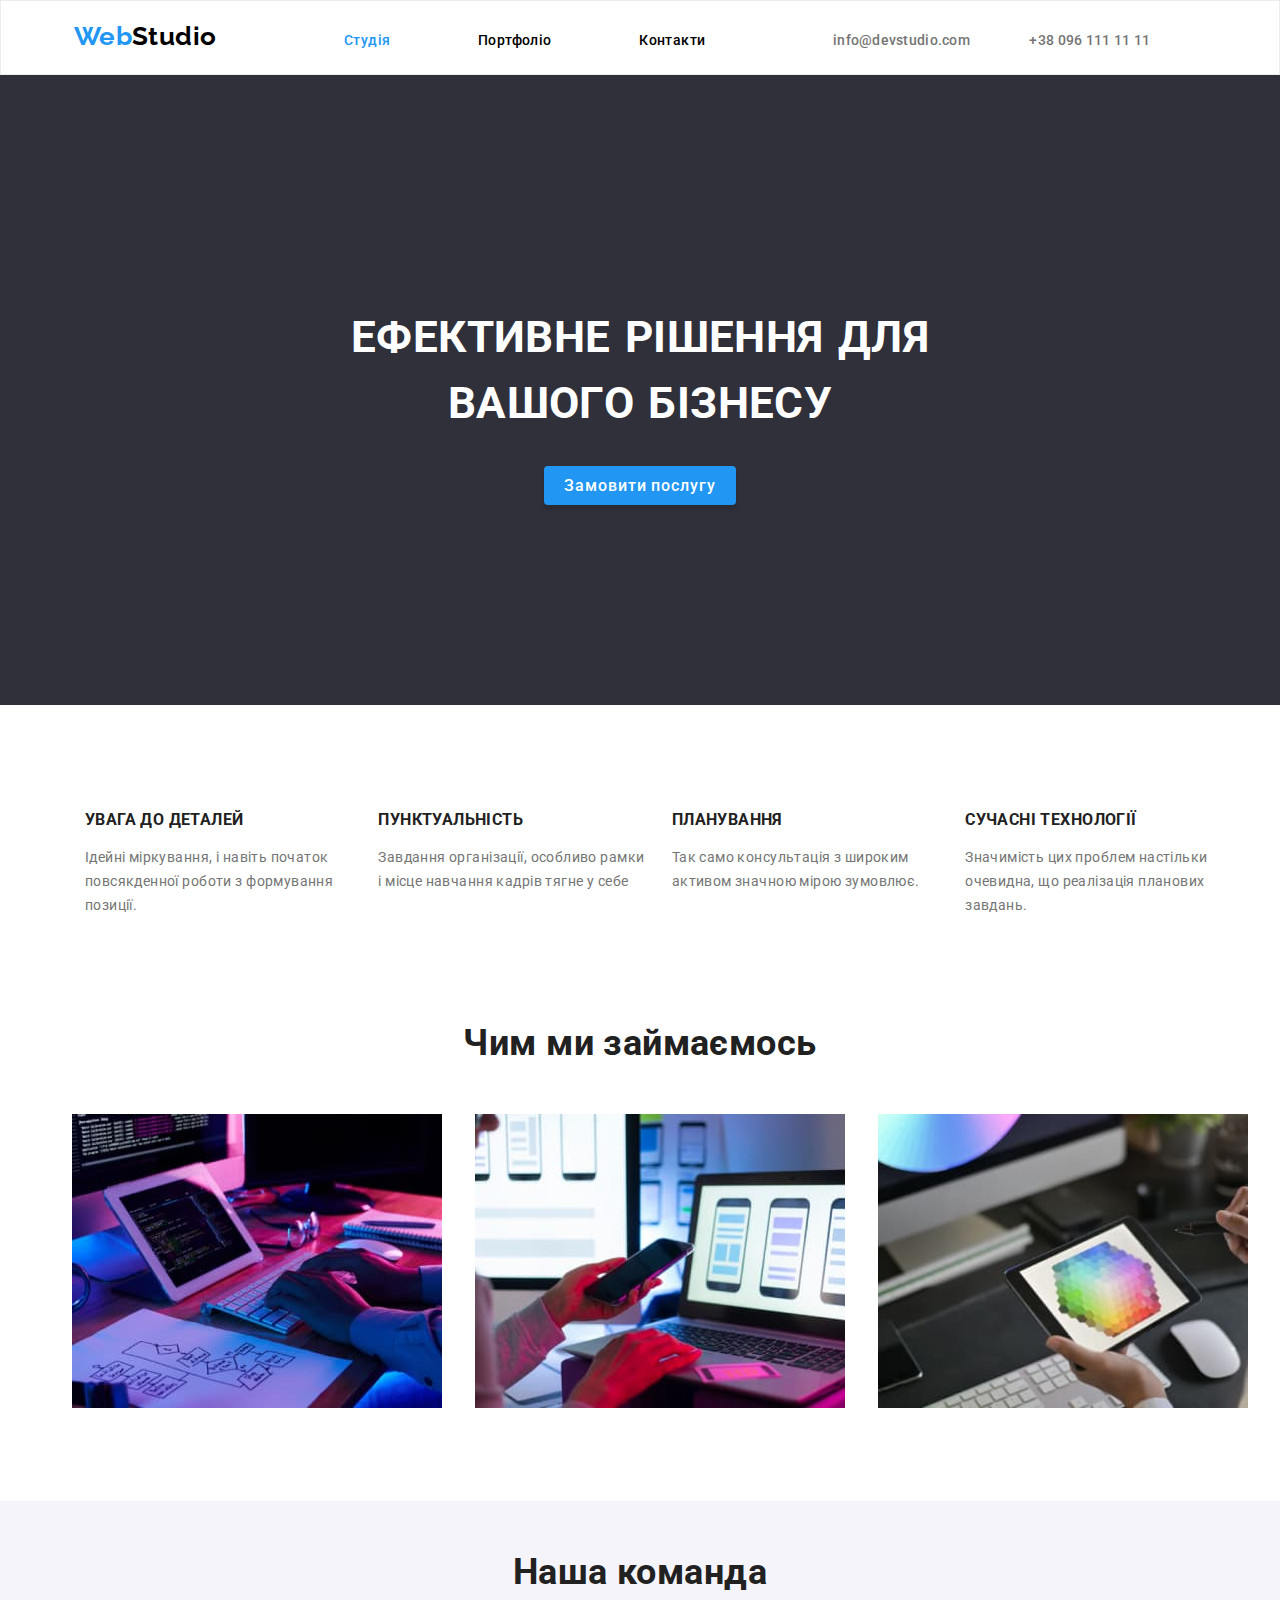
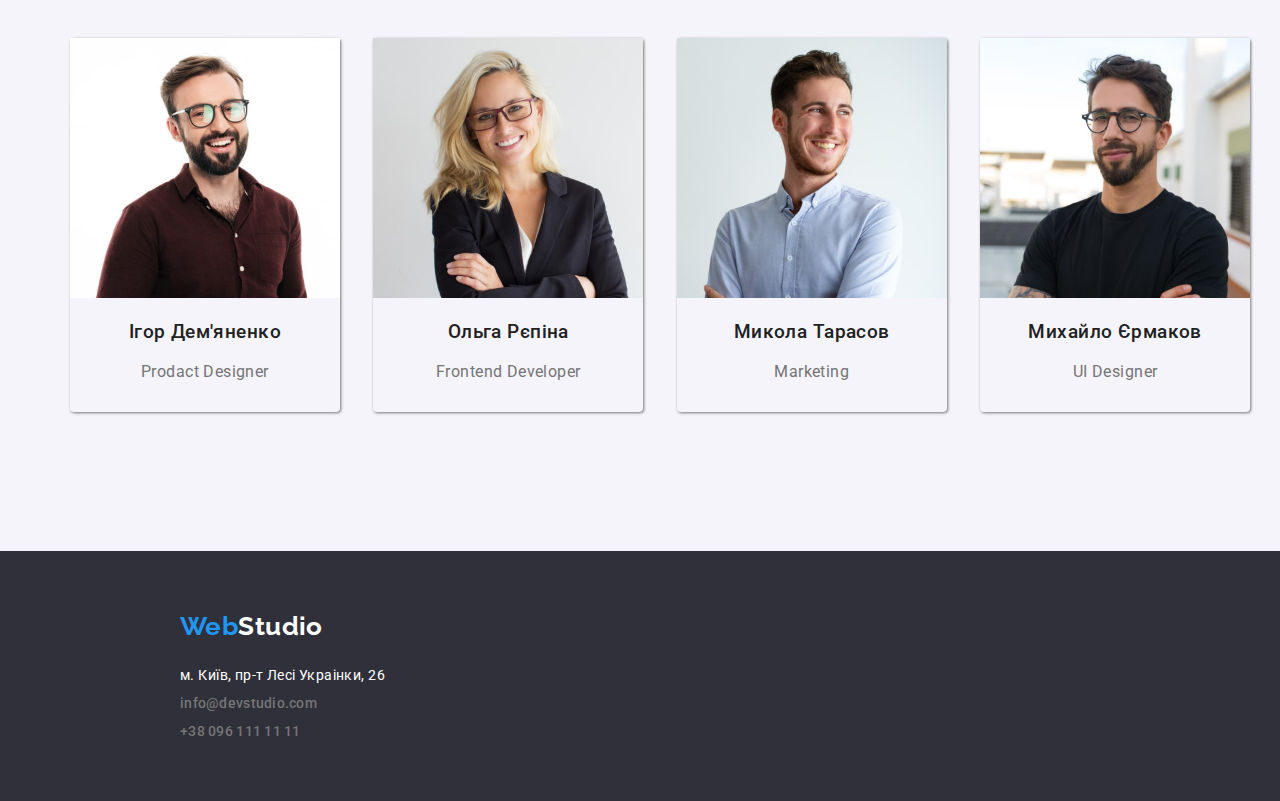
<file: index.html>
<!DOCTYPE html>
<html lang="uk">
<head>
    <meta charset="UTF-8">
    <meta http-equiv="X-UA-Compatible" content="IE=edge">
    <meta name="viewport" content="width=device-width, initial-scale=1.0">
    <link rel="preconnect" href="https://fonts.googleapis.com">
<link rel="preconnect" href="https://fonts.gstatic.com" crossorigin>
<link href="https://fonts.googleapis.com/css2?family=Raleway:wght@700&family=Roboto:wght@400;500;700;900&display=swap" rel="stylesheet">
    <link rel="stylesheet" href="./css/styles.css">
    <title>WebStudio</title>
</head>
<body>
   
    <header>
        <nav>
            <a href="./index.html" class="logo">
              <span class="logo-blue">Web</span>Studio</a>
            <ul class="navigation">
            <li > 
                <a href="./index.html" class="current-page link-navigation">Студія</a>
            </li>
            <li> 
                <a href="./portfolio.html" class="link-navigation">Портфоліо</a>
            </li>
            <li>
                <a href="#" class="link-navigation">Контакти</a>
            </li>
        </ul>
        </nav>
        <ul>
            <li>
                <a href="mailto:info@devstudio.com" lang="en" class="contact">info@devstudio.com</a> 
            </li>
            <li>
                <a href="tel:+380961111111" class="contact">+38 096 111 11 11</a>
            </li>
        </ul>
    </header>

    <main>

    <section class="solve-for-busniness">
        <h1   >Ефективне рішення для
            <br />
    вашого бізнесу</h1>
        <button  type="button" class="btn-order">Замовити послугу</button>
    </section>

    <section class="our-spesials">
        <h2 class="visually-hidden">Наші переваги - наші особливості</h2>
       <ul class="advanteges">
             <li class="our-advanteges">
                    <h3>Увага до деталей</h3>
                    <p>Iдейні міркування, і  навіть початок повсякденної роботи з формування позиції.</p>
             </li>   
             <li class="our-advanteges">
                    <h3>Пунктуальність</h3>
                    <p>Завдання організації, особливо рамки і місце навчання кадрів тягне у себе</p>
             </li>
             <li class="our-advanteges">
                    <h3>Планування</h3>
                    <p>Так само консультація з широким активом значною мірою зумовлює.</p>
             </li>  
             <li class="our-advanteges">
                    <h3>Сучасні технології</h3>
                    <p>Значимість цих проблем настільки очевидна, що реалізація планових завдань.</p>
             </li> 
        </ul>  
    </section>

    <section class="what-do-we-do">
            <h2>Чим ми займаємось</h2>
            <ul>
                <li class="boxes">
                    <img src="./img/box1.jpg" alt="Coding" width="370">
                </li>
                <li class="boxes">
                    <img src="./img/box2.jpg" alt="Phone nad laptop" width="370">
                </li>
                <li class="boxes">
                    <img src="./img/box3.jpg" alt="Tablet" width="370">
                </li>
            </ul>
    </section>
   
    <section class="our-team">
        <h2>Наша команда</h2>
        <ul>
            <li class="person">
                <img src="./img/Igor.jpg" alt="Prodact Designer Igor" width="270">
                <h3>Ігор Дем'яненко</h3>
                 <p>Prodact Designer</p>
            </li>
            <li class="person">
                <img src="./img/Olga.jpg" alt="Frontend Developer Olga" width="270">
                <h3>Ольга Рєпіна</h3>
                <p>Frontend Developer</p>
            </li>
            <li class="person">
                <img src="./img/Nikolay.jpg" alt="Marketing Mikolay" width="270">
                <h3>Микола Тарасов</h3>
                <p>Marketing</p>
            </li>
            <li class="person">
                <img src="./img/Mihaylo.jpg" alt="UI Designer Mihaylo" width="270">
                <h3>Михайло Єрмаков</h3>
                <p>UI Designer</p>
            </li>
        </ul>
    </section>

</main>

<footer >
    <a href="./index.html" class="logo logo-footer">
        <span class="logo-blue">Web</span><span class="logo-white">Studio</span></a>
    <address class="address">
        <ul class="contact-footer">
            <li>
        <a href="https://goo.gl/maps/CPtrU1FHBa2aNyZL9" target="_blank" rel="noopener noreferrer nofollow" class="adress-studio">м. Київ, пр-т Лесі Украінки, 26</a> 
            </li>
            <li>
        <a href="mailto:info@devstudio.com" class="contact">info@devstudio.com</a>
            </li>
            <li>
        <a href="tel:+380961111111" class="contact">+38 096 111 11 11</a>
            </li>
        </ul>
    </address>
</footer>

</body>

</html>
</file>
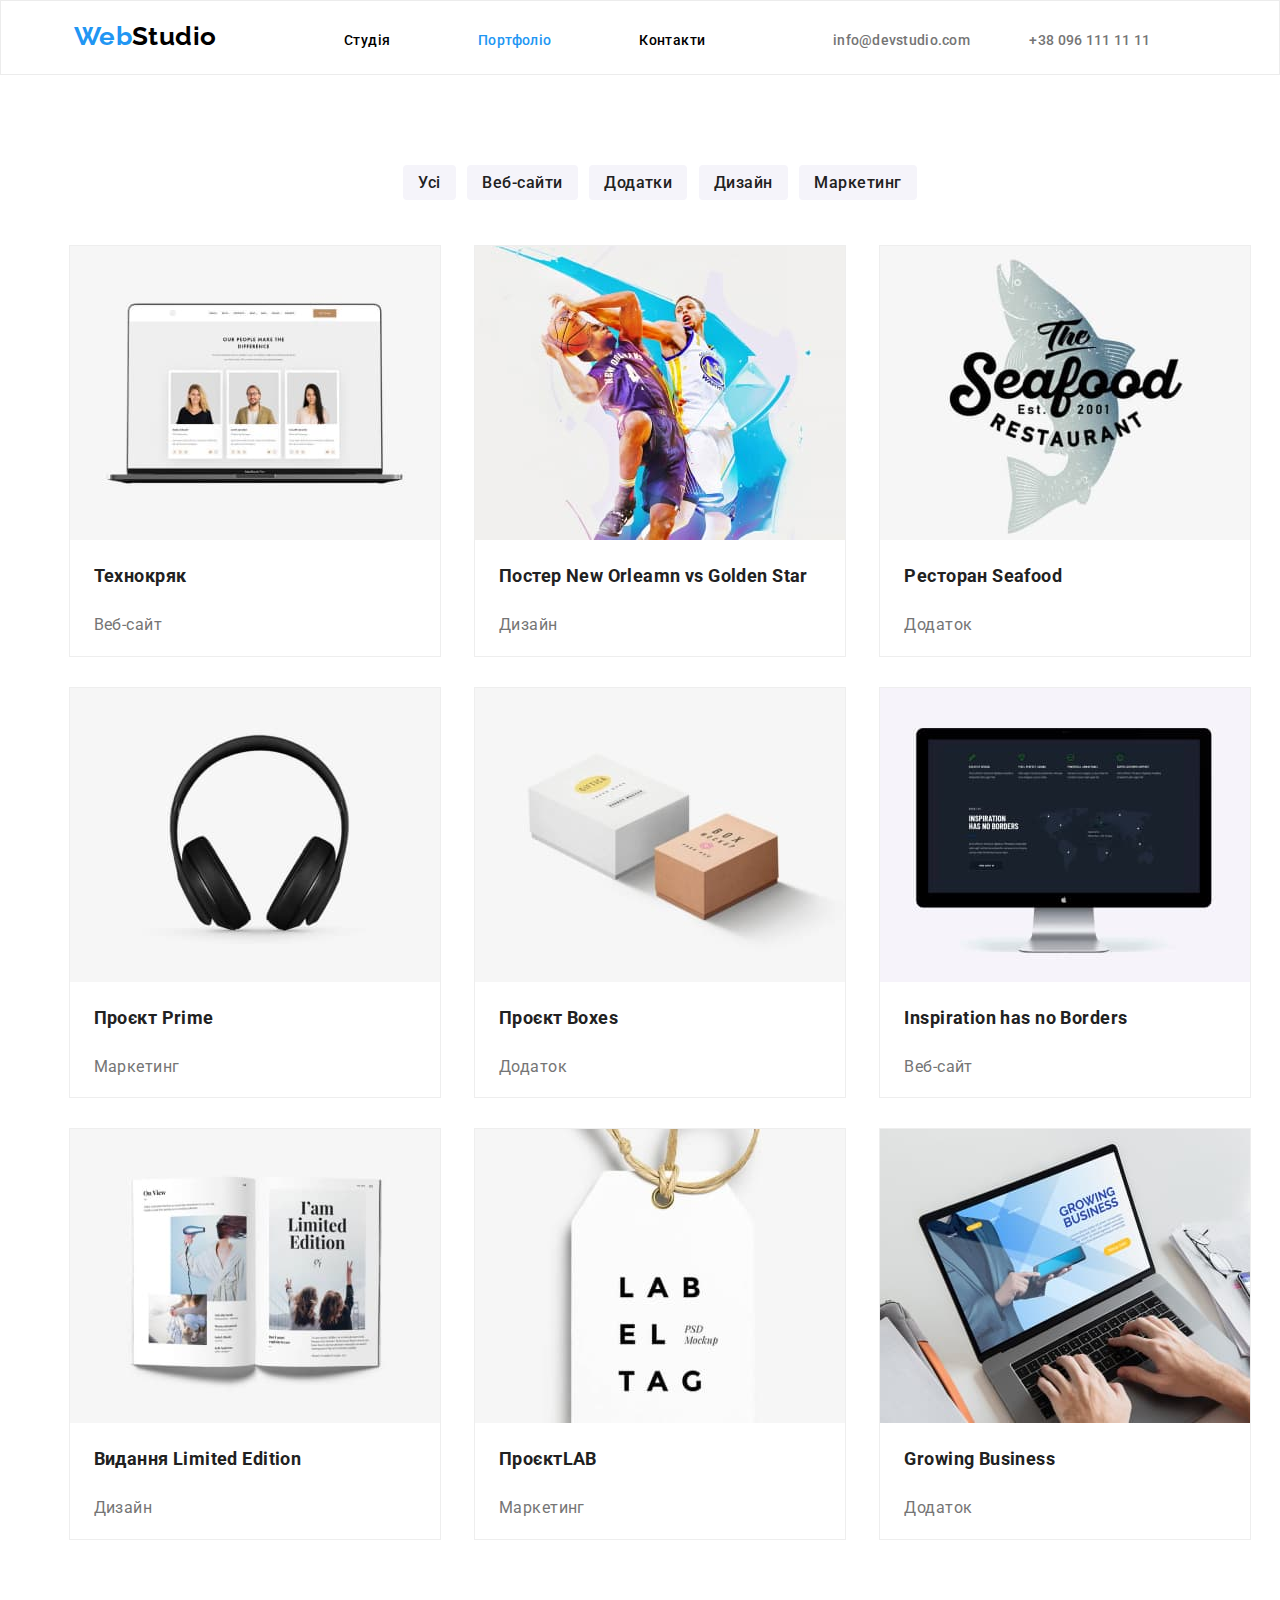
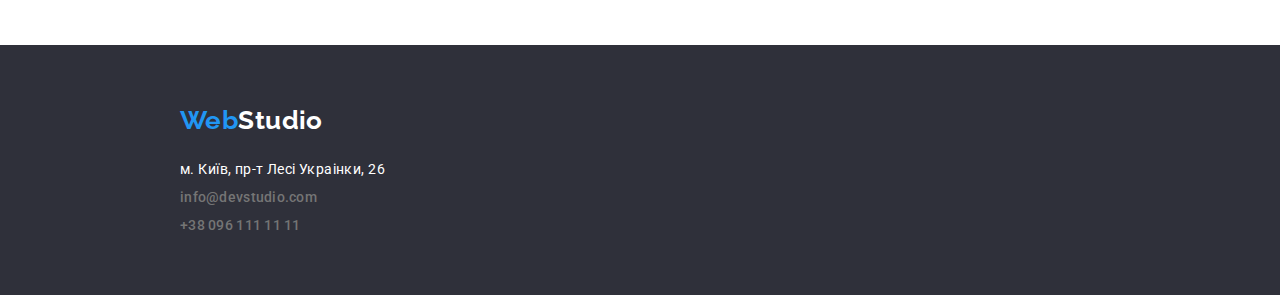
<file: portfolio.html>
<!DOCTYPE html>
<html lang="uk">
<head>
    <meta charset="UTF-8">
    <meta http-equiv="X-UA-Compatible" content="IE=edge">
    <meta name="viewport" content="width=device-width, initial-scale=1.0">
    <link rel="preconnect" href="https://fonts.googleapis.com">
<link rel="preconnect" href="https://fonts.gstatic.com" crossorigin>
<link href="https://fonts.googleapis.com/css2?family=Raleway:wght@700&family=Roboto:wght@400;500;700;900&display=swap" rel="stylesheet">
    <link rel="stylesheet" href="./css/styles.css">
    <title>Portfolio</title>
</head>
<body>

    <header>
        <nav>
            <a href="./index.html" class="logo">
              <span class="logo-blue">Web</span>Studio</a>
            <ul>
            <li class="navigation"> 
                <a href="./index.html" class="link-navigation">Студія</a>
            </li>
            <li> 
                <a href="./portfolio.html" class="link-navigation current-page">Портфоліо</a>
            </li>
            <li>
                <a href="#" class="link-navigation">Контакти</a>
            </li>
        </ul>
        </nav>
        <ul>
            <li>
                <a href="mailto:info@devstudio.com" lang="en" class="contact">info@devstudio.com</a> 
            </li>
            <li>
                <a href="tel:+380961111111" class="contact">+38 096 111 11 11</a>
            </li>
        </ul>
    </header>

    <main>
        
        <section >
            <h1 class="visually-hidden">Наші роботи</h1>
            <ul class="btn-to-navigation filter">
                <li><button type="button">Усі</button></li>
                <li><button type="button">Веб-сайти</button></li>
                <li><button type="button">Додатки</button></li>
                <li><button type="button">Дизайн</button></li>
                <li><button type="button">Маркетинг</button></li>
            </ul>
    
            <ul class="all-projects">
                <li>
                    <img src="./img/tehnokriak.jpg" alt="Tehnokriak" width="370" height="294">
                    <h2>Технокряк</h2>
                    <p>Веб-сайт</p>
                </li>
                <li>
                    <img src="./img/poster.jpg" alt="Poster New Orleamn vs Golden Star" width="370" height="294">
                    <h2>Постер New Orleamn vs Golden Star</h2>
                    <p>Дизайн</p>
                </li>
                <li>
                    <img src="./img/seafood-restorant.jpg" alt="Restoran Seafood" width="370" height="294">
                    <h2>Ресторан Seafood </h2>
                    <p>Додаток</p>
                </li>
                <li>
                    <img src="./img/project-prime.jpg" alt="Project Prime" width="370" height="294">
                    <h2>Проєкт Prime</h2>
                    <p>Маркетинг</p>
                </li>
                <li>
                    <img src="./img/project-boxes.jpg" alt="Project Boxes" width="370" height="294">
                    <h2>Проєкт Boxes</h2>
                    <p>Додаток</p>
                </li>
                <li>
                    <img src="./img/has-no-borders.jpg" alt="Inspiration has no Borders" width="370" height="294">
                    <h2>Inspiration has no Borders</h2>
                    <p>Веб-сайт</p>
                </li>
                <li>
                    <img src="./img/limited-edition.jpg" alt="Magazine Limited Edition" width="370" height="294">
                    <h2> Видання Limited Edition</h2>
                    <p>Дизайн</p>
                </li>
                <li>
                    <img src="./img/project-lab.jpg" alt="Project LAB" width="370" height="294">
                    <h2> ПроєктLAB </h2>
                    <p>Маркетинг</p>
                </li>
                <li>
                    <img src="./img/growing-business.jpg" alt="Growing Business" width="370" height="294">
                    <h2> Growing Business </h2>
                    <p>Додаток</p>
                </li>
            </ul>
        </section>
    </main>

    <footer >
        <a href="./index.html" class="logo logo-footer">
            <span class="logo-blue">Web</span><span class="logo-white">Studio</span></a>
        <address class="address">
            <ul class="contact-footer">
                <li>
            <a href="https://goo.gl/maps/CPtrU1FHBa2aNyZL9" target="_blank" rel="noopener noreferrer nofollow" class="adress-studio">м. Київ, пр-т Лесі Украінки, 26</a> 
                </li>
                <li>
            <a href="mailto:info@devstudio.com" class="contact">info@devstudio.com</a>
                </li>
                <li>
            <a href="tel:+380961111111" class="contact">+38 096 111 11 11</a>
                </li>
            </ul>
        </address>
    </footer>
    
</body>
</html>
</file>
<file: css/styles.css>
:root{
    --blue-color-text: #2196F3;
    --text-center: center;
    --grey-text: #757575;
    --white-color: #FFFFFF;
    --font-weight:500;
    --black-color:#212121;
    --inline-display:inline;
    --inline-block-display: inline-block;
    --body-background: rgba(255, 255, 255, 1);
    --color-black-null:#000000;
    --color-header-border:rgba(236, 236, 236, 1);
    --color-shadow:rgba(0, 0, 0, 0.15);
    --background-for-business: #2F303A;
    --background-for-team: #F5F4FA;
    --color-for-card-project:#EEEEEE;
    --color-hover:rgba(24, 140, 232, 1);
    --color-opacity-footer:rgba(255, 255, 255, 0.6);
    --color-button-calm:#F5F4FA;
}

body{
    font-family: 'Roboto', sans-serif;
    font-size: 14px;
    color: var(--black-color);
    background-color: var(--body-background);
    margin: 0 auto;
    letter-spacing: 0.03em;
}
header{
    border: 1px solid var(--color-header-border);
    text-align: var(--text-center);
    padding: 20px;
}
header li{
    list-style-type: none;
    display: var(--inline-display);
}
nav,
ul{
    display: var(--inline-display);
}
header a{
    text-decoration: none;
    color: var(--color-black-null);
}
.navigation{
margin-left: 6em;
}
.logo{
    font-family: 'Raleway', sans-serif;
    color: var(--color-black-null);
    font-weight: 700;
    font-size: 26px;
    letter-spacing: 3%;
    display: var(--inline-display);
}
.logo-blue,
.current-page{
    color: var(--blue-color-text);
}
.link-navigation{
    font-weight: var(--font-weight);
    padding-right: 6em;
}
.link-navigation:hover,
.contact:hover,
.adress-studio:hover{
    color: var(--blue-color-text);
}
.link-navigation:focus,
.contact:focus,
.adress-studio:focus{
    color: var(--blue-color-text);
}
.contact{
    color:var(--grey-text);
    padding-right: 4em;
    font-weight: 500;
    line-height: 2;
    letter-spacing: 0.02em;
}
.solve-for-busniness{
    background-color: var(--background-for-business);
    color: var(--white-color);
    padding: 200px;
    
}
.solve-for-busniness h1{
    font-size: 44px;
    word-spacing: 0.06em;
    line-height: 1.5;
    text-align: center;
    text-transform: uppercase;
    font-family: 'Roboto', sans-serif;
    
}
.btn-order{
    background-color: var(--blue-color-text);
    color: var(--white-color);
    font-size: 16px;
    font-weight: var(--font-weight);
    font-family: inherit;
    letter-spacing: 0.06em;
    text-align: var(--text-center);
    padding: 10px 20px;
    display: block;
    margin: 0 auto;
    border-radius: 4px;
    border: none;
    cursor: pointer;
    box-shadow: 0 4px 4px var(--color-shadow);
}
.btn-order:hover,
.btn-order:active{
    background-color: var(--color-hover);
    
}
.our-spesials{
    padding-top: 90px;
    text-align: center;
}
.our-spesials h3{
    text-transform: uppercase;
    font-weight: 700;
    color: var(--black-color);
    line-height: 1.14;
}
.our-spesials p{
    color: var(--grey-text);
    line-height: 1.71;
    vertical-align: top;
    font-style: Regular;
    text-align: left;
}
.advanteges{
    text-align: start;
}
ul .our-advanteges{
   display: var(--inline-block-display);
   margin: 0 10px;
   width: 270px;
   vertical-align: text-top;
   line-height: 1.5;
}
.what-do-we-do{
    text-align: var(--text-center);
    margin-bottom: 90px;
    margin-top: 90px;
}
.what-do-we-do h2{
    text-align: var(--text-center);
    font-weight: bold;
    font-size: 36px;
    margin-bottom: 50px;
    line-height: 1.17;
    color: var(--black-color);
}
.boxes{
    display: var(--inline-display);
    margin: 0 15px;
}
.our-team{
    background-color: var(--background-for-team);
    height: 650px;
    text-align: center;
}
.our-team h2{
    padding-top: 50px;
    text-align: var(--text-center);
    font-weight:700;
    font-size: 36px;
    line-height: 1.17;
    color: var(--black-color);
}
.person{
    display: var(--inline-block-display);
    margin: 15px;
    color: var(--white-color);
    box-shadow: 1px 1px 3px var(--grey-text);
    border-radius: 4px;
    font-size: 16px;
}
.person h3{
    font-weight: 500;
    color: var(--black-color);
}
.person p{
color: var(--grey-text);
padding-bottom: 15px;
}
footer{
    background-color: var(--background-for-business);
    height: 250px;
}
footer a{
    text-decoration: none;
}
.logo-white{
    color: var(--white-color);
}
.address{
    font-style: normal;
}
.adress-studio{
    color: var(--white-color);
    line-height: 2;
}
.logo-footer{
    display: block;
    padding: 60px 0 20px 180px;
}
.contact-footer{
    display: block;
    padding: 0;
    margin: auto 180px;
    list-style-type: none;
    font-weight: 400;
    color:var(--color-opacity-footer) ;
}
.filter{
    display: block;
    padding-top: 90px;
    text-align: var(--text-center);
    margin: 0 auto 30px auto;
}
.btn-to-navigation{
    list-style-type: none;
}
.btn-to-navigation li{
    display: var(--inline-block-display);
    margin:auto 4px;
}
.btn-to-navigation button{
    background-color: var(--color-button-calm);
    color: var(--black-color);
    font-size: 16px;
    font-weight: var(--font-weight);
    font-family: inherit;
    text-align: var(--text-center);
    padding: 8px 15px;
    letter-spacing: 0.03em;
    display: block;
    margin: 0 auto;
    border: none;
    border-radius: 4px;
   transition: all 2ms ease-in-out;
   cursor: pointer;
}
.btn-to-navigation button:hover{
    background-color: var(--blue-color-text);
    color: var(--white-color);
}
.btn-to-navigation button:active{
    background-color: var(--blue-color-text);
    color: var(--white-color);
}
.all-projects{
    display: block;
    margin: 0 auto;
    text-align: center;
    padding-bottom: 90px;
}
.all-projects li{
    list-style-type: none;
    display: var(--inline-block-display);
    margin: 15px;
    border: 1px solid var(--color-for-card-project);
}
.all-projects h2{
    font-size: 18px;
    font-weight: 700;  
    line-height: 2; 
    letter-spacing: 0.06;
    color: var(--black-color);
    text-align: left;
    padding-left: 24px;
}
.all-projects p{
    font-style: Regular;
    font-size: 16px;
    line-height: 1.86;
    text-align: left;
    color: var(--grey-text);
    padding-left: 24px;
}
.visually-hidden {
    position: absolute;
      white-space: nowrap;
      width: 1px;
      height: 1px;
      overflow: hidden;
      border: 0;
      padding: 0;
      clip: rect(0 0 0 0);
      clip-path: inset(50%);
      margin: -1px;
  }
</file>
